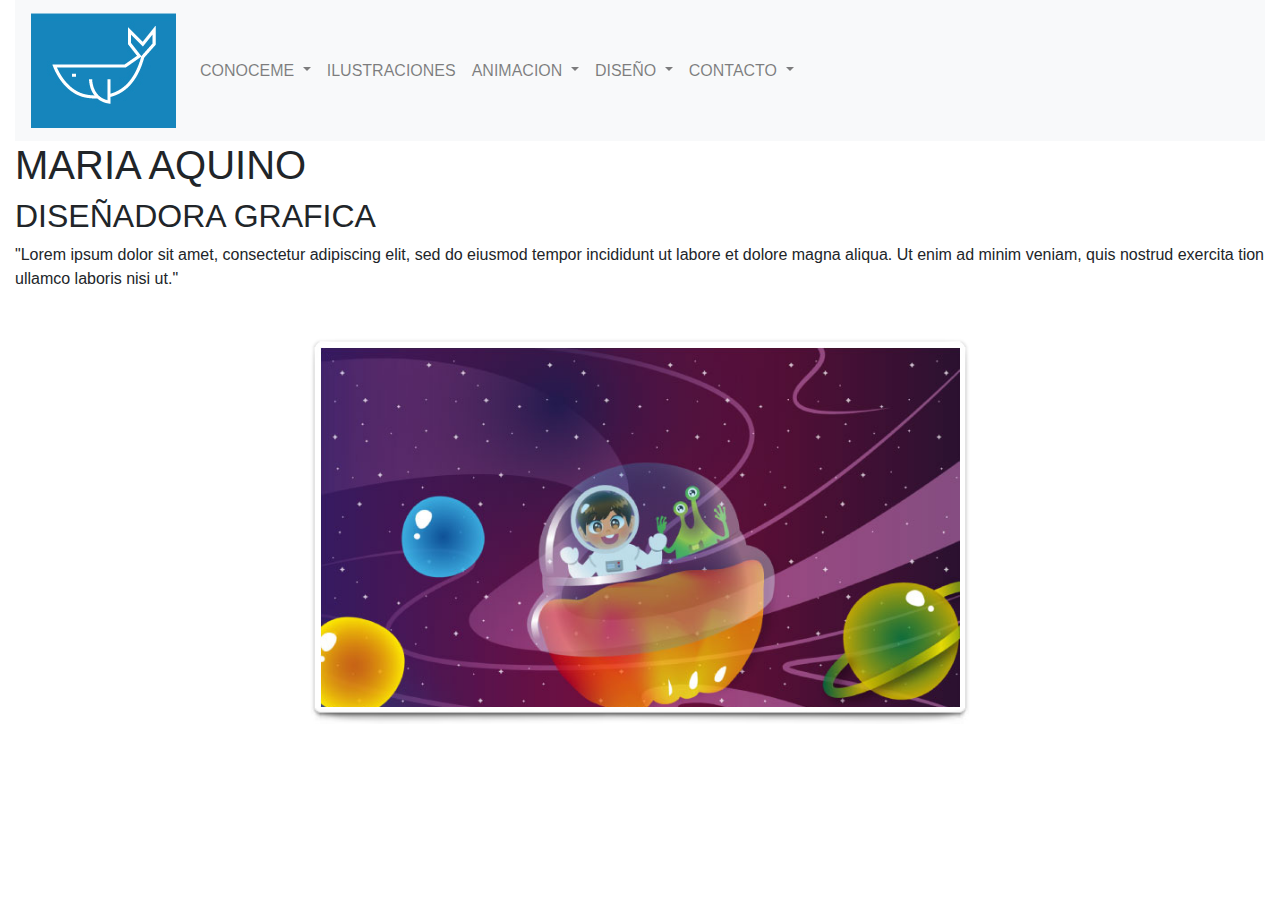
<file: maria_ 2.1.0 - v2/index.html>
<!doctype html>
<html>

<head>
  <meta http-equiv="Content-Type" content="text/html; charset=UTF-8" />
  <meta name="viewport" content="width=device-width, initial-scale=1">
  <link rel="stylesheet" href="https://maxcdn.bootstrapcdn.com/bootstrap/4.0.0/css/bootstrap.min.css" integrity="sha384-Gn5384xqQ1aoWXA+058RXPxPg6fy4IWvTNh0E263XmFcJlSAwiGgFAW/dAiS6JXm" crossorigin="anonymous">
  <!-- <link rel="stylesheet" href="css/cssindex.css"> -->
  <link rel="stylesheet" type="text/css" href="engine1/style.css" />
  <script type="text/javascript" src="engine1/jquery.js"></script>
<!-- End WOWSlider.com HEAD section -->
</head>
<body>
  <div class="container-fluid">
    <nav class="navbar navbar-expand-lg navbar-light bg-light">
      <a class="navbar-brand" href="index.html"><img src="./images/maria-logo.jpg"></a>
      <button class="navbar-toggler" type="button" data-toggle="collapse" data-target="#navbarNavDropdown" aria-controls="navbarNavDropdown" aria-expanded="false" aria-label="Toggle navigation">
        <span class="navbar-toggler-icon"></span>
      </button>
      <div class="collapse navbar-collapse" id="navbarNavDropdown">
        <ul class="navbar-nav">
          <li class="nav-item dropdown">
            <a class="nav-link dropdown-toggle" href="#" id="navbarDropdownMenuLink" data-toggle="dropdown" aria-haspopup="true" aria-expanded="false">
              CONOCEME
            </a>
            <div class="dropdown-menu" aria-labelledby="navbarDropdownMenuLink">
              <a class="dropdown-item" href="conoceme.html">Biografia</a>
              <a class="dropdown-item" href="#">Habilidades</a>
            </div>
          </li>
          <!-- <li class="nav-item active">
            <a class="nav-link" href="#">ILUSTRACIONES <span class="sr-only">(current)</span></a>
          </li> -->
          <li class="nav-item">
            <a class="nav-link" href="ilustraciones.html">
              ILUSTRACIONES
            </a>
          </li>
          <li class="nav-item dropdown">
            <a class="nav-link dropdown-toggle" href="#" id="navbarDropdownMenuLink" data-toggle="dropdown" aria-haspopup="true" aria-expanded="false">
              ANIMACION
            </a>
            <div class="dropdown-menu" aria-labelledby="navbarDropdownMenuLink">
              <a class="dropdown-item" href="#">2D</a>
              <a class="dropdown-item" href="#">3D</a>
            </div>
          </li>
          <li class="nav-item dropdown">
            <a class="nav-link dropdown-toggle" href="#" id="navbarDropdownMenuLink" data-toggle="dropdown" aria-haspopup="true" aria-expanded="false">
              DISEÑO
            </a>
            <div class="dropdown-menu" aria-labelledby="navbarDropdownMenuLink">
              <a class="dropdown-item" href="#">Editorial</a>
              <a class="dropdown-item" href="#">Branding</a>
            </div>
          </li>
          <li class="nav-item dropdown">
            <a class="nav-link dropdown-toggle" href="#" id="navbarDropdownMenuLink" data-toggle="dropdown" aria-haspopup="true" aria-expanded="false">
              CONTACTO
            </a>
            <div class="dropdown-menu" aria-labelledby="navbarDropdownMenuLink">
              <a class="dropdown-item" href="#">Mis Redes</a>
              <a class="dropdown-item" href="#">Mensajeame</a>
            </div>
          </li>
        </ul>
      </div>
    </nav>

    <div class="subheader">
      <h1>MARIA AQUINO</h1>
      <h2>DISEÑADORA GRAFICA</h2>
      <p>"Lorem ipsum dolor sit amet, consectetur adipiscing elit, sed do eiusmod tempor incididunt ut labore et dolore
        magna aliqua. Ut enim ad minim veniam, quis nostrud exercita
        tion ullamco laboris nisi ut."</p>
      <p>&nbsp;</p>
    </div>
      
    <div id="wowslider-container1">
      <div class="ws_images">
        <ul>
          <li><img src="data1/images/slider1.jpg" alt="slider1" title="slider1" id="wows1_0"/></li>
          <li><img src="data1/images/slider2.jpg" alt="slider2" title="slider2" id="wows1_1"/></li>
          <li><img src="data1/images/slider3.jpg" alt="slideshow html code" title="slider3" id="wows1_2"/></a></li>
          <li><img src="data1/images/slider4.jpg" alt="slider4" title="slider4" id="wows1_3"/></li>
        </ul>
      </div>
      <div class="ws_script" style="position:absolute;left:-99%"></div>
      <div class="ws_shadow"></div>
    </div>
  </div>
  <script type="text/javascript" src="engine1/wowslider.js"></script>
  <script type="text/javascript" src="engine1/script.js"></script>
    <!-- End WOWSlider.com BODY section -->
  <script src="https://code.jquery.com/jquery-3.2.1.slim.min.js" integrity="sha384-KJ3o2DKtIkvYIK3UENzmM7KCkRr/rE9/Qpg6aAZGJwFDMVNA/GpGFF93hXpG5KkN" crossorigin="anonymous"></script>
  <script src="https://cdnjs.cloudflare.com/ajax/libs/popper.js/1.12.9/umd/popper.min.js" integrity="sha384-ApNbgh9B+Y1QKtv3Rn7W3mgPxhU9K/ScQsAP7hUibX39j7fakFPskvXusvfa0b4Q" crossorigin="anonymous"></script>
  <script src="https://maxcdn.bootstrapcdn.com/bootstrap/4.0.0/js/bootstrap.min.js" integrity="sha384-JZR6Spejh4U02d8jOt6vLEHfe/JQGiRRSQQxSfFWpi1MquVdAyjUar5+76PVCmYl" crossorigin="anonymous"></script>
</body>
</html>
</file>
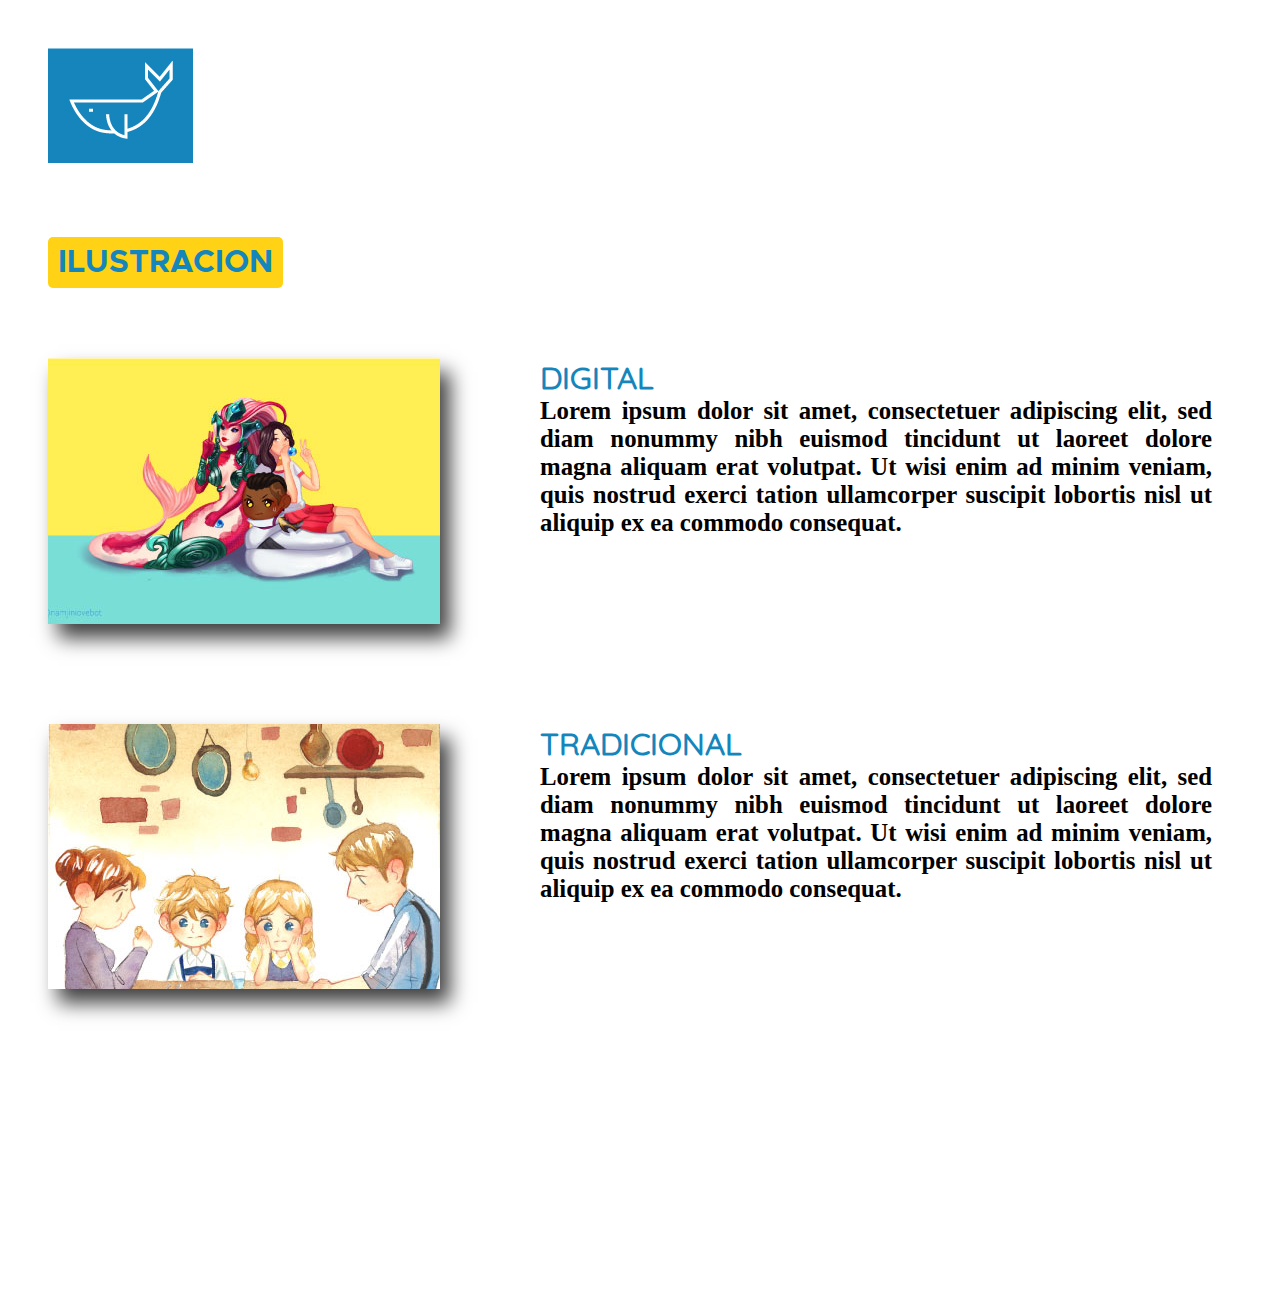
<file: maria_ 2.1.0 - v2/ilustraciones.html>
<!doctype html>
<html>
<head>
<meta http-equiv="Content-Type" content="text/html; charset=UTF-8"/>
<link rel="stylesheet" href="css/cssilustracion.css">
</head>
<body>
          
      <div class="logo">
        <a href="index.html">
          <img src="./images/maria-logo.jpg">
        </a>
      </div>
      <div class ="etiqueta">
        <span>ILUSTRACION</span>
      </div>
      <div class="contentdig">
            <img src="./images/ilustracion1.jpg">
          
            <h3>DIGITAL</h3>
            <p>Lorem ipsum dolor sit amet, consectetuer adipiscing elit, 
                    sed diam nonummy nibh euismod tincidunt ut laoreet dolore magna aliquam erat volutpat. 
                    Ut wisi enim ad minim veniam, quis nostrud exerci tation ullamcorper suscipit lobortis nisl 
                    ut aliquip ex ea commodo consequat.
            </p>
      </div>
 
      <div class="contenttrad">
            <img src="./images/ilustracion2.jpg">
            <h3>TRADICIONAL</h3>
            <p>Lorem ipsum dolor sit amet, consectetuer adipiscing elit, 
                    sed diam nonummy nibh euismod tincidunt ut laoreet dolore magna aliquam erat volutpat. 
                    Ut wisi enim ad minim veniam, quis nostrud exerci tation ullamcorper suscipit lobortis nisl 
                    ut aliquip ex ea commodo consequat.
            </p>
      </div>
  </body>
</html>
</file>
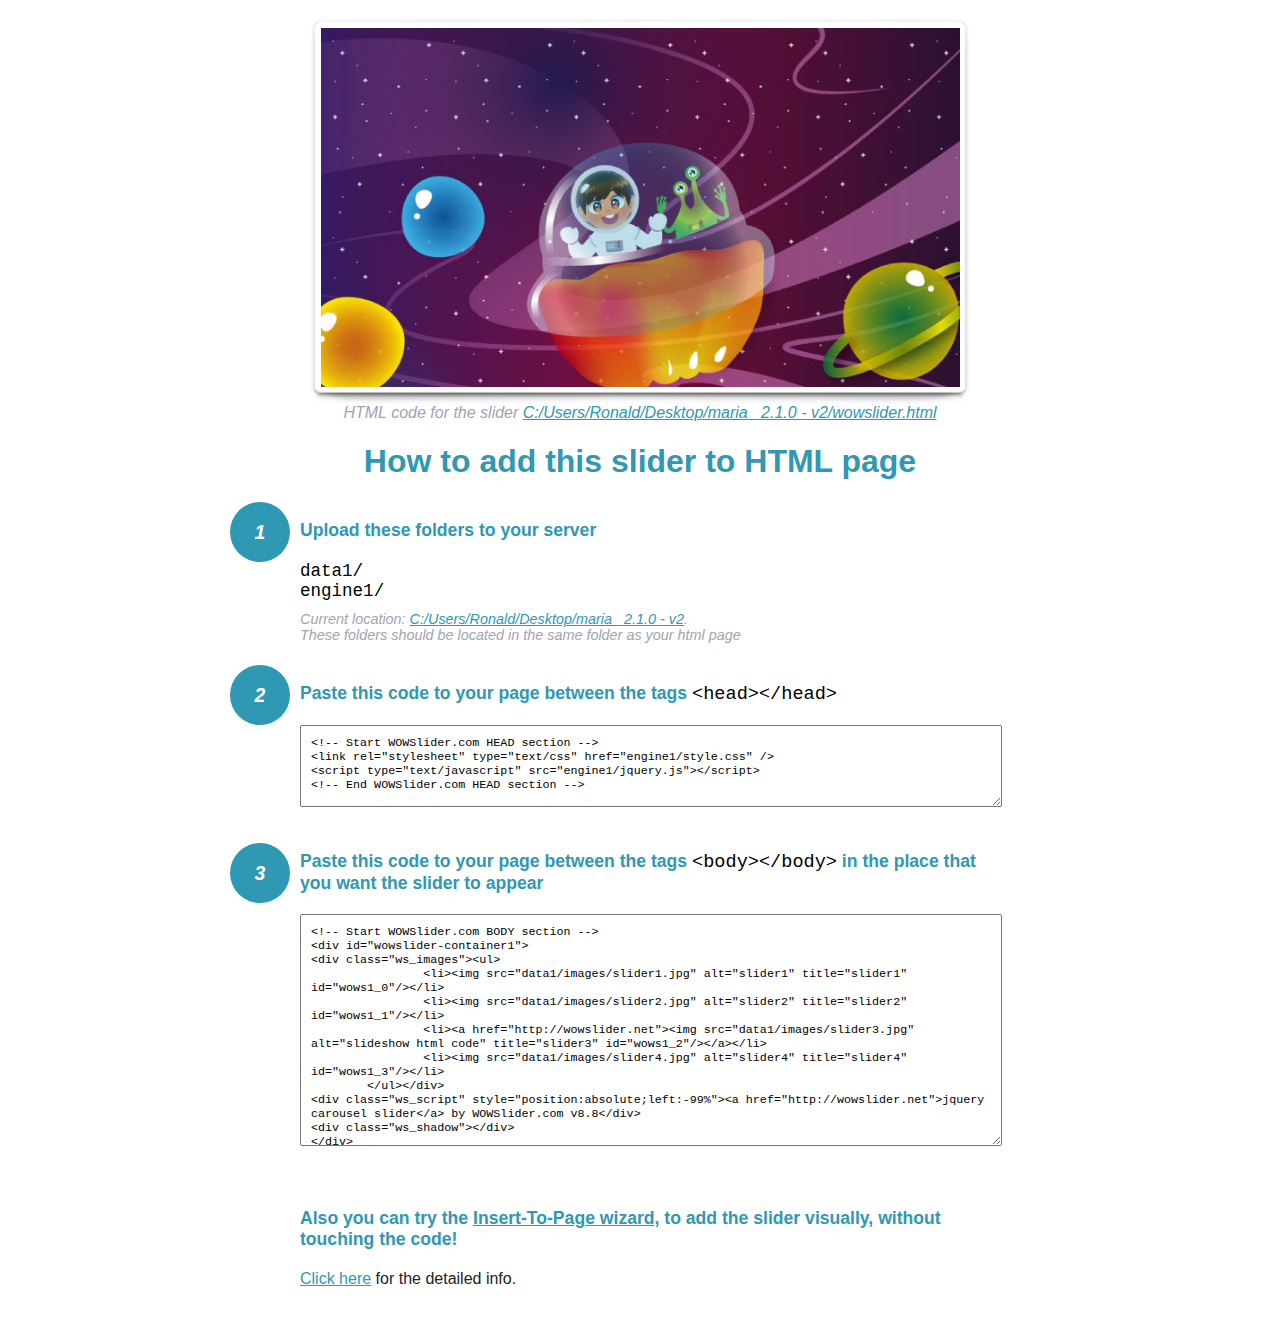
<file: maria_ 2.1.0 - v2/wowslider-howto.html>
<!DOCTYPE html>
<html>
<head>
	<title>WOWSlider</title>
	<meta http-equiv="content-type" content="text/html; charset=utf-8" />
	<meta name="description" content="WOWSlider" />
	
	<!-- Start WOWSlider.com HEAD section --> <!-- add to the <head> of your page -->
	<link rel="stylesheet" type="text/css" href="engine1/style.css" />
	<script type="text/javascript" src="engine1/jquery.js"></script>
	<!-- End WOWSlider.com HEAD section -->


<style>
.instuction {
	font-family: sans-serif, Arial;
	display: block;
	margin: 0 auto;
	max-width: 820px;
	width: 100%;
	padding: 0 70px;
	color: #222;
	-webkit-box-sizing: border-box;
	-moz-box-sizing: border-box;
	box-sizing: border-box;
}
.instuction h1 img {
	max-width: 170px;
	vertical-align: middle;
	margin-bottom: 10px;
}
.instuction h1 {
	color: #2F98B3;
	text-align: center;
}
.instuction h2 {
	position: relative;
	font-size: 1.1em;
	color: #2F98B3;
	margin-bottom: 20px;
	margin-top: 40px;
}
.instuction h2 span.num {
	position: absolute;
	left: -70px;
	top: -18px;
	display: inline-block;
	vertical-align: middle;
	font-style: italic;
	font-size: 1.1em;
	width: 60px;
	height: 60px;
	line-height: 60px;
	text-align: center;
	background: #2F98B3;
	color: #fff;
	border-radius: 50%;
}
.instuction .mono {
	color: #000;
	font-family: monospace;
	font-size: 1.3em;
	font-weight: normal;
}
.instuction li.mono {
	font-size: 1.5em;
}

.instuction ul {
	font-size: 0.9em;
	margin-top: 0;
	padding-left: 0;
	list-style: none;
}
.instuction .note {
	color: #A3A3B2;
	font-style: italic;
	padding-top: 10px;
}
.instuction p.note {
	text-align: center;
	padding-top: 0;
	margin-top: 4px;
}
.instuction textarea {
	font-size: 0.9em;
	min-height: 60px;
	padding: 10px;
	margin: 0;
	overflow: auto;
	max-width: 100%;
	width: 100%;
}
.instuction a,
.instuction a:visited {
	color: #2F98B3;
}
</style>


</head>
<body style="margin:auto">

<br>

<!-- Start WOWSlider.com BODY section --> <!-- add to the <body> of your page -->
<div id="wowslider-container1">
<div class="ws_images"><ul>
		<li><img src="data1/images/slider1.jpg" alt="slider1" title="slider1" id="wows1_0"/></li>
		<li><img src="data1/images/slider2.jpg" alt="slider2" title="slider2" id="wows1_1"/></li>
		<li><a href="http://wowslider.net"><img src="data1/images/slider3.jpg" alt="slideshow html code" title="slider3" id="wows1_2"/></a></li>
		<li><img src="data1/images/slider4.jpg" alt="slider4" title="slider4" id="wows1_3"/></li>
	</ul></div>
<div class="ws_script" style="position:absolute;left:-99%"><a href="http://wowslider.net">jquery carousel slider</a> by WOWSlider.com v8.8</div>
<div class="ws_shadow"></div>
</div>	
<script type="text/javascript" src="engine1/wowslider.js"></script>
<script type="text/javascript" src="engine1/script.js"></script>
<!-- End WOWSlider.com BODY section -->


<div class="instuction">
	<p class="note">HTML code for the slider <a href="file:///C:/Users/Ronald/Desktop/maria_ 2.1.0 - v2/wowslider.html">C:/Users/Ronald/Desktop/maria_ 2.1.0 - v2/wowslider.html</a></p>

	<h1>
		How to add this slider to HTML page
	</h1>

	<h2><span class="num">1</span> Upload these folders to your server</h2>
	<ul>
		<li class="mono">data1/</li>
		<li class="mono">engine1/</li>
		<li class="note">Current location: <a href="file:///C:/Users/Ronald/Desktop/maria_ 2.1.0 - v2">C:/Users/Ronald/Desktop/maria_ 2.1.0 - v2</a>. <br>These folders should be located in the same folder as your html page</li>
	</ul>

	<h2><span class="num">2</span> Paste this code to your page between the tags <span class="mono">&lt;head&gt;&lt;/head&gt;</span></h2>
	<textarea onclick="this.select()">&lt;!-- Start WOWSlider.com HEAD section --&gt;
&lt;link rel=&quot;stylesheet&quot; type=&quot;text/css&quot; href=&quot;engine1/style.css&quot; /&gt;
&lt;script type=&quot;text/javascript&quot; src=&quot;engine1/jquery.js&quot;&gt;&lt;/script&gt;
&lt;!-- End WOWSlider.com HEAD section --&gt;</textarea>


	<h2><span class="num" style="top: -8px;">3</span> Paste this code to your page between the tags <span class="mono">&lt;body&gt;&lt;/body&gt;</span> in the place that you want the slider to appear</h2>
	<textarea onclick="this.select()" rows="15">&lt;!-- Start WOWSlider.com BODY section --&gt;
&lt;div id=&quot;wowslider-container1&quot;&gt;
&lt;div class=&quot;ws_images&quot;&gt;&lt;ul&gt;
		&lt;li&gt;&lt;img src=&quot;data1/images/slider1.jpg&quot; alt=&quot;slider1&quot; title=&quot;slider1&quot; id=&quot;wows1_0&quot;/&gt;&lt;/li&gt;
		&lt;li&gt;&lt;img src=&quot;data1/images/slider2.jpg&quot; alt=&quot;slider2&quot; title=&quot;slider2&quot; id=&quot;wows1_1&quot;/&gt;&lt;/li&gt;
		&lt;li&gt;&lt;a href=&quot;http://wowslider.net&quot;&gt;&lt;img src=&quot;data1/images/slider3.jpg&quot; alt=&quot;slideshow html code&quot; title=&quot;slider3&quot; id=&quot;wows1_2&quot;/&gt;&lt;/a&gt;&lt;/li&gt;
		&lt;li&gt;&lt;img src=&quot;data1/images/slider4.jpg&quot; alt=&quot;slider4&quot; title=&quot;slider4&quot; id=&quot;wows1_3&quot;/&gt;&lt;/li&gt;
	&lt;/ul&gt;&lt;/div&gt;
&lt;div class=&quot;ws_script&quot; style=&quot;position:absolute;left:-99%&quot;&gt;&lt;a href=&quot;http://wowslider.net&quot;&gt;jquery carousel slider&lt;/a&gt; by WOWSlider.com v8.8&lt;/div&gt;
&lt;div class=&quot;ws_shadow&quot;&gt;&lt;/div&gt;
&lt;/div&gt;	
&lt;script type=&quot;text/javascript&quot; src=&quot;engine1/wowslider.js&quot;&gt;&lt;/script&gt;
&lt;script type=&quot;text/javascript&quot; src=&quot;engine1/script.js&quot;&gt;&lt;/script&gt;
&lt;!-- End WOWSlider.com BODY section --&gt;</textarea>

<br><br>
<h2>Also you can try the <a href="http://wowslider.com/help/add-wowslider-to-page-2.html" target="_blank">Insert-To-Page wizard</a>, to add the slider visually, without touching the code!</h2>
<p>
	<a href="http://wowslider.com/help/add-wowslider-to-page-2.html" target="_blank">Click here</a> for the detailed info.
</p>
</div>

<br><br>
</body>
</html>
</file>
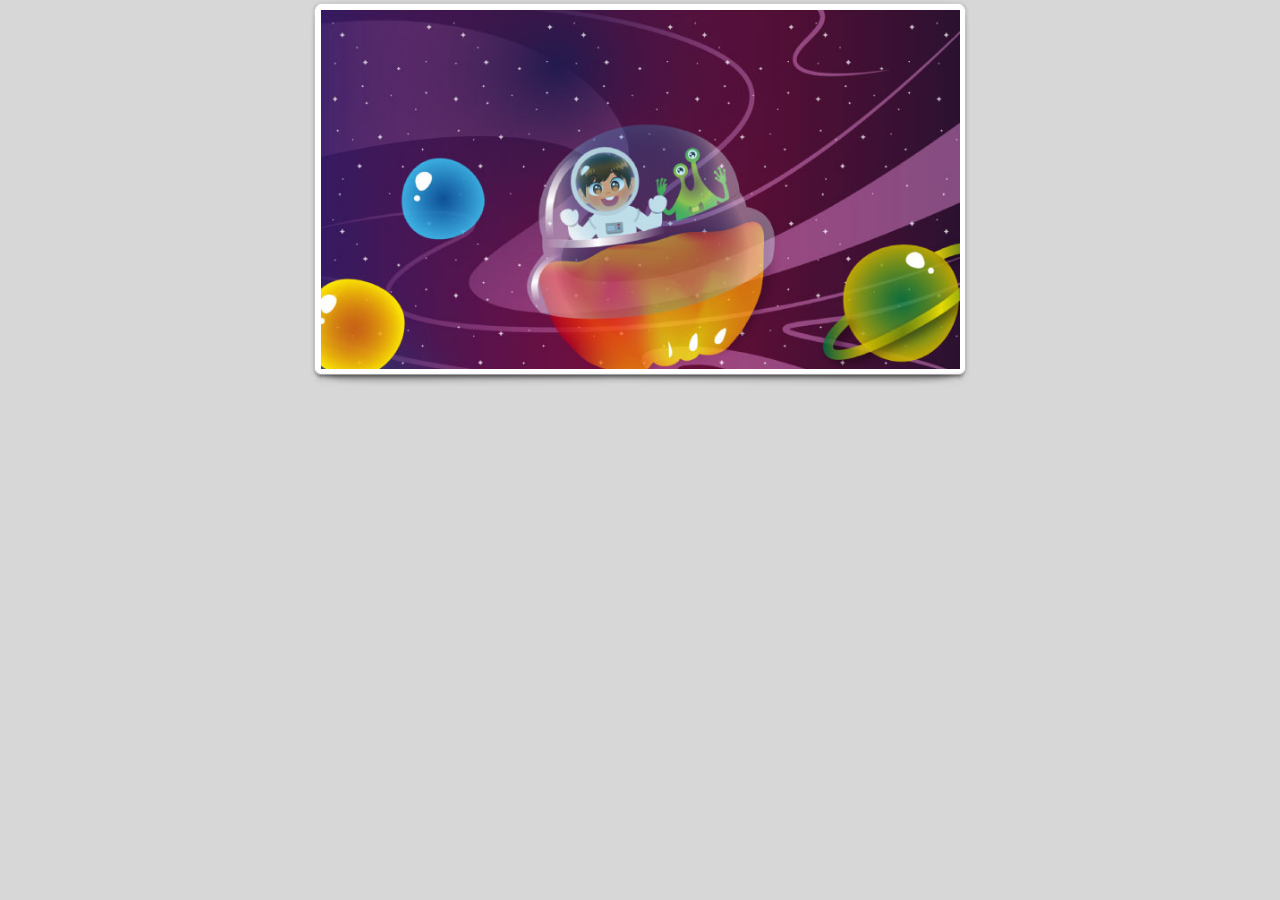
<file: maria_ 2.1.0 - v2/wowslider.html>
<!DOCTYPE html>
<html>
<head>
	<title>Jquery carousel slider</title>
	<meta http-equiv="content-type" content="text/html; charset=utf-8" />
	<meta name="description" content="Made with WOW Slider - Create beautiful, responsive image sliders in a few clicks. Awesome skins and animations. Jquery carousel slider" />
	
	<!-- Start WOWSlider.com HEAD section --> <!-- add to the <head> of your page -->
	<link rel="stylesheet" type="text/css" href="engine1/style.css" />
	<script type="text/javascript" src="engine1/jquery.js"></script>
	<!-- End WOWSlider.com HEAD section -->

</head>
<body style="background-color:#d7d7d7;margin:auto">
	
	<!-- Start WOWSlider.com BODY section --> <!-- add to the <body> of your page -->
	<div id="wowslider-container1">
	<div class="ws_images"><ul>
		<li><img src="data1/images/slider1.jpg" alt="slider1" title="slider1" id="wows1_0"/></li>
		<li><img src="data1/images/slider2.jpg" alt="slider2" title="slider2" id="wows1_1"/></li>
		<li><a href="http://wowslider.net"><img src="data1/images/slider3.jpg" alt="slideshow html code" title="slider3" id="wows1_2"/></a></li>
		<li><img src="data1/images/slider4.jpg" alt="slider4" title="slider4" id="wows1_3"/></li>
	</ul></div>
<div class="ws_script" style="position:absolute;left:-99%"><a href="http://wowslider.net">jquery carousel slider</a> by WOWSlider.com v8.8</div>
	<div class="ws_shadow"></div>
	</div>	
	<script type="text/javascript" src="engine1/wowslider.js"></script>
	<script type="text/javascript" src="engine1/script.js"></script>
	<!-- End WOWSlider.com BODY section -->

</body>
</html>
</file>
<file: maria_ 2.1.0 - v2/css/cssindex.css>
@charset "UTF-8";
/* CSS Document */
@font-face{
   font-family: "Metropolis-Bold";
   src:url(../Fonts/Metropolis-Bold.ttf)
}
@font-face{
   font-family: "Quicksand-Regular";
	src:url(../Fonts/Quicksand-Regular.ttf);
}
@font-face{
   font-family: "Offerings-Regular";
	src:url(../Fonts/Offerings-Regular.ttf);
}

body{
	width: 100%;
	/* height: 1333px; */
	height: 100vh;
	background: white;
  margin: 10px;
}

header{
	height: 150px;
}
.cajalogo {
	width: 28%;
	float: left;
	text-align: left;
}

.subheader{
  font-family: "Offerings-Regular";
  font-weight:bolder;
  text-align: left;
  font-size:14px;
  color: #1585BC;
  padding: 8px 16px;

  }
  
.navbar-light .navbar-nav .nav-link {
  color: #1585BC;
}
.bg-light {
  background-color: white !important;
}
  
    h1{
        font-size: 40px;
        text-align: left;
        color: #1585BC;
        font-family: "Metropolis-Bold";
        padding-top: 10px;
    }
    h2{
        font-size: 25px;
        color: #1585BC;
        text-align: left;
        font-weight: bold;
    }
    p {
        color: black;
      font-family: "Quicksand-Regular";
     
    }
    

  /*css slideshow*/
#slideshow {
    overflow: hidden;
    height: 449px;
    width: 715px;
    margin: auto;
  }
  
  .slide-wrapper {
    width: 5000px;
    -webkit-animation: slide 15s ease infinite;
  }
  
  .slide {
    float: left;
    height: 449px;
    width: 715px;
  }
  
  .slide:nth-child(1) {
    background: #D93B65;
  }
  
  .slide:nth-child(2) {
    background: #037E8C;
  }
  
  .slide:nth-child(3) {
    background: #36BF66;
  }
  
  .slide:nth-child(4) {
    background: #D9D055;
  }
  
  .slide-number {
    color: #000;
    text-align: center;
  }
  
  @-webkit-keyframes slide {
    20% {margin-left: 0px;}
    40% {margin-left: -715px;}
    50% {margin-left: -715px;}
    60% {margin-left: -1430px;}
    70% {margin-left: -1430px;}
    80% {margin-left: -2145px;}
    90% {margin-left: -2145px;}
  
  }
  

  /*CSS PARA MENU DE NAVEGACION*/
  
  /*ESTILOS DE UL*/
/*Strip the ul of padding and list styling*/
ul {
  list-style-type:none;
  margin:0;
  padding:10px;
  /* position: absolute; */
}
/*Create a horizontal list with spacing*/
li {
  /*display:inline-block;*/
  float: right;
  margin-right: 80px;
}
/*Style for menu links*/
li a {
  display:block;
  min-width:140px;
  height: 50px;
  text-align: center;
  font-weight: bold;
  line-height: 50px;
  font-family: "Metropolis";
  color: #1585BC;
  background: #FFD215;
  text-decoration: none;
  border-radius: 10px;
}
/*Hover state for top level links*/
.navbar-light .navbar-nav .nav-link:focus, .navbar-light .navbar-nav .nav-link:hover {
  color:#FFD215;
  background-color:#1585BC;
}
/*Style for dropdown links*/
li:hover ul a {
  background: #1585BC;
  color: white;
  height: 40px;
  line-height: 40px;
}
/*Hover state for dropdown links*/
li:hover ul a:hover {
  background: #1585BC;
  color: #FFD215;
}

/*Hide dropdown links until they are needed*/
li ul {
  display: none;
}
/*Make dropdown links vertical*/
li ul li {
  display: block;
  float: none;
}
/*Prevent text wrapping*/
li ul li a {
  width: auto;
  min-width: 100px; 
  padding: 0 20px;
}
/*Display the dropdown on hover*/
ul li a:hover + .hidden, .hidden:hover {
  display: block;
}
/*Style 'show menu' label button and hide it by default*/
.show-menu {
  font-family: "Helvetica Neue", Helvetica, Arial, sans-serif;
  text-decoration: none;
  color: #fff;
  background: #19c589;
  text-align: center;
  padding: 10px 0;
  display: none;
}
/*Hide checkbox*/
input[type=checkbox]{
  display: none;
}
/*Show menu when invisible checkbox is checked*/
input[type=checkbox]:checked ~ #menu{
  display: block;
} 
/*Responsive Styles*/
@media screen  and (max-width : 991.98px){
  /*Make dropdown links appear inline*/
  ul {
      position: static;
      display: hidden;
  }
  /*Create vertical spacing*/
  li {
      margin-bottom: 1px;
  }
  /*Make all menu links full width*/
  ul li, li a {
      width: 100%;
  }
  /*Display 'show menu' link*/
  .show-menu {
      display:block;
  }
.navbar-expand-lg .navbar-nav .nav-link {
  /* padding-right: .5rem; */
  /* padding-left: .5rem; */
  padding: 0.1em;
}

.navbar-nav{
  display: -webkit-box;
  display: -ms-flexbox;
  display: flex;
  left:auto;
  right:0;
  margin-right:-10px;
  -webkit-box-direction: normal;
  -ms-flex-direction: column;
  flex-direction: column;
  padding-left: 0;
  margin-bottom: 0;
  list-style: none;
}
}
.navbar-light .navbar-toggler-icon {
  background-image:url("https://mdbootstrap.com/img/svg/hamburger7.svg?color=1585BC");
}
</file>
<file: maria_ 2.1.0 - v2/engine1/style.css>
/*
 *	generated by WOW Slider 8.8
 *	template Native
 */

#wowslider-container1 { 
	display: table;
	zoom: 1; 
	position: relative;
	width: 100%;
	max-width: 640px;
	max-height:360px;
	margin:9px auto 17px;
	z-index:90;
	text-align:left; /* reset align=center */
	font-size: 10px;
	text-shadow: none; /* fix some user styles */

	/* reset box-sizing (to boostrap friendly) */
	-webkit-box-sizing: content-box;
	-moz-box-sizing: content-box;
	box-sizing: content-box; 
}
* html #wowslider-container1{ width:640px }
#wowslider-container1 .ws_images ul{
	position:relative;
	width: 10000%; 
	height:100%;
	left:0;
	list-style:none;
	margin:0;
	padding:0;
	border-spacing:0;
	overflow: visible;
	/*table-layout:fixed;*/
}
#wowslider-container1 .ws_images ul li{
	position: relative;
	width:1%;
	height:100%;
	line-height:0; /*opera*/
	overflow: hidden;
	float:left;
	/*font-size:0;*/
	padding:0 0 0 0 !important;
	margin:0 0 0 0 !important;
}

#wowslider-container1 .ws_images{
	position: relative;
	left:0;
	top:0;
	height:100%;
	max-height:360px;
	max-width: 640px;
	vertical-align: top;
	border:none;
	overflow: hidden;
}
#wowslider-container1 .ws_images ul a{
	width:100%;
	height:100%;
	max-height:360px;
	display:block;
	color:transparent;
}
#wowslider-container1 img{
	max-width: none !important;
}
#wowslider-container1 .ws_images .ws_list img,
#wowslider-container1 .ws_images > div > img{
	width:100%;
	border:none 0;
	max-width: none;
	padding:0;
	margin:0;
}
#wowslider-container1 .ws_images > div > img {
	max-height:360px;
}

#wowslider-container1 .ws_images iframe {
	position: absolute;
	z-index: -1;
}

#wowslider-container1 .ws-title > div {
	display: inline-block !important;
}

#wowslider-container1 a{ 
	text-decoration: none; 
	outline: none; 
	border: none; 
}

#wowslider-container1  .ws_bullets { 
	float: left;
	position:absolute;
	z-index:70;
}
#wowslider-container1  .ws_bullets div{
	position:relative;
	float:left;
	font-size: 0px;
}
/* compatibility with Joomla styles */
#wowslider-container1  .ws_bullets a {
	line-height: 0;
}

#wowslider-container1  .ws_script{
	display:none;
}
#wowslider-container1 sound, 
#wowslider-container1 object{
	position:absolute;
}

/* prevent some of users reset styles */
#wowslider-container1 .ws_effect {
	position: static;
	width: 100%;
	height: 100%;
}

#wowslider-container1 .ws_photoItem {
	border: 2em solid #fff;
	margin-left: -2em;
	margin-top: -2em;
}
#wowslider-container1 .ws_cube_side {
	background: #A6A5A9;
}


#wowslider-container1.ws_gestures {
	cursor: -webkit-grab;
	cursor: -moz-grab;
	cursor: url("[data-uri]"), move;
}
#wowslider-container1.ws_gestures.ws_grabbing {
	cursor: -webkit-grabbing;
	cursor: -moz-grabbing;
	cursor: url("[data-uri]"), move;
}

/* hide controls when video start play */
#wowslider-container1.ws_video_playing .ws_bullets,
#wowslider-container1.ws_video_playing .ws_fullscreen,
#wowslider-container1.ws_video_playing .ws_next,
#wowslider-container1.ws_video_playing .ws_prev {
	display: none;
}


/* youtube/vimeo buttons */
#wowslider-container1 .ws_video_btn {
	position: absolute;
	display: none;
	cursor: pointer;
	top: 0;
	left: 0;
	width: 100%;
	height: 100%;
	z-index: 55;
}
#wowslider-container1 .ws_video_btn.ws_youtube,
#wowslider-container1 .ws_video_btn.ws_vimeo {
	display: block;
}
#wowslider-container1 .ws_video_btn div {
	position: absolute;
	background-image: url(./playvideo.png);
	background-size: 200%;
	top: 50%;
	left: 50%;
	width: 7em;
	height: 5em;
	margin-left: -3.5em;
	margin-top: -2.5em;
}
#wowslider-container1 .ws_video_btn.ws_youtube div {
	background-position: 0 0;
}
#wowslider-container1 .ws_video_btn.ws_youtube:hover div {
	background-position: 100% 0;
}
#wowslider-container1 .ws_video_btn.ws_vimeo div {
	background-position: 0 100%;
}
#wowslider-container1 .ws_video_btn.ws_vimeo:hover div {
	background-position: 100% 100%;
}

#wowslider-container1 .ws_playpause.ws_hide {
	display: none !important;
}

#wowslider-container1  .ws_bullets { 
	padding: 10px; 
}
#wowslider-container1 .ws_bullets a { 
	width:15px;
	height:15px;
	background: url(./bullet.png) left top;
	float: left; 
	text-indent: -4000px; 
	position:relative;
	margin-left:3px;
	color:transparent;
}
#wowslider-container1 .ws_bullets a:hover{
	background-position: 0 50%;
}
#wowslider-container1 .ws_bullets a.ws_selbull{
	background-position: 0 100%;
}
#wowslider-container1 a.ws_next, #wowslider-container1 a.ws_prev {
	position:absolute;
	top:50%;
	margin-top:-2.2em;
	z-index:60;
	height: 4.5em;
	width: 4.5em;
	background-image: url(./arrows.png);
	background-size: 200%;
}
#wowslider-container1 a.ws_next{
	background-position: 100% 0;
	right:1.1em;
}
#wowslider-container1 a.ws_prev {
	left:1.1em;
	background-position: 0 0; 
}

/*playpause*/
#wowslider-container1 .ws_playpause {
    width: 4.5em;
    height: 4.5em;
    position: absolute;
    top: 50%;
    left: 50%;
    margin-left: -2.2em;
    margin-top: -2.2em;
    z-index: 59;
	background-size: 100%;
}

#wowslider-container1 .ws_pause {
    background-image: url(./pause.png);
}

#wowslider-container1 .ws_play {
    background-image: url(./play.png);
}

#wowslider-container1 .ws_pause:hover, #wowslider-container1 .ws_play:hover {
    background-position: 100% 100% !important;
}/* bottom center */
#wowslider-container1  .ws_bullets {
    bottom: 17px;
	left:50%;
}
#wowslider-container1  .ws_bullets div{
	left:-50%;
}
#wowslider-container1 .ws-title{
	position:absolute;
	display:block;
	font: 1.4em 'Lucida Grande', 'Lucida Sans Unicode', Helvetica, Arial, Verdana, sans-serif;
	bottom: 0;
	left: 0;
	margin: 0.65em;
	color:#333333;
	z-index: 50;
}
#wowslider-container1 .ws-title div,#wowslider-container1 .ws-title span{
	display:inline-block;
	padding:0.8em;
	background:#FFFFFF;
	border-radius:0.25em;
	-moz-border-radius:0.25em;
	-webkit-border-radius:0.25em;
	opacity:0.8;
	filter:progid:DXImageTransform.Microsoft.Alpha(opacity=90);	
}
#wowslider-container1 .ws-title div{
	display:block;
	margin-top:0.5em;
	font-size: 0.857em;
}#wowslider-container1 .ws_images > ul{
	animation: wsBasic 16s infinite;
	-moz-animation: wsBasic 16s infinite;
	-webkit-animation: wsBasic 16s infinite;
}
@keyframes wsBasic{0%{left:-0%} 12.5%{left:-0%} 25%{left:-100%} 37.5%{left:-100%} 50%{left:-200%} 62.5%{left:-200%} 75%{left:-300%} 87.5%{left:-300%} }
@-moz-keyframes wsBasic{0%{left:-0%} 12.5%{left:-0%} 25%{left:-100%} 37.5%{left:-100%} 50%{left:-200%} 62.5%{left:-200%} 75%{left:-300%} 87.5%{left:-300%} }
@-webkit-keyframes wsBasic{0%{left:-0%} 12.5%{left:-0%} 25%{left:-100%} 37.5%{left:-100%} 50%{left:-200%} 62.5%{left:-200%} 75%{left:-300%} 87.5%{left:-300%} }

#wowslider-container1  .ws_shadow{
	background-image: url(./bg.png);
	background-repeat: no-repeat;
	background-size:100%;
	position:absolute;
	z-index: -1;
	left:-1.56%;
	top:-2.5%;
	width:103.12%;
	height:107.22%;
}
* html #wowslider-container1 .ws_shadow{/*ie6*/
	background:none;
	filter:progid:DXImageTransform.Microsoft.AlphaImageLoader( src='engine1/bg.png', sizingMethod='scale');
}
*+html #wowslider-container1 .ws_shadow{/*ie7*/
	background:none;
	filter:progid:DXImageTransform.Microsoft.AlphaImageLoader( src='engine1/bg.png', sizingMethod='scale');
}
#wowslider-container1 .ws_bulframe div div{
	height: auto;
}

@media all and (max-width:760px) {
	#wowslider-container1 .ws_fullscreen {
		display: block;
	}
}
@media all and (max-width:400px){
	#wowslider-container1 .ws_controls,
	#wowslider-container1 .ws_bullets,
	#wowslider-container1 .ws_thumbs{
		display: none
	}
}
</file>
<file: maria_ 2.1.0 - v2/css/cssilustracion.css>
@charset "UTF-8";
/* CSS Document */
@font-face{
   font-family: "Metropolis-Bold";
   src:url(../Fonts/Metropolis-Bold.ttf)
}
@font-face{
   font-family: "Quicksand-Regular";
	src:url(../Fonts/Quicksand-Regular.ttf);
}
@font-face{
   font-family: "Offerings-Regular";
	src:url(../Fonts/Offerings-Regular.ttf);
}

@media (min-width:480px){

}
body{
  height: 1280px;
}


h1{
	font-size: 40px;
	text-align: left;
	color: #1585BC;
	font-family: "Metropolis-Bold";
}
h2{
	font-size: 25px;
	margin: 1px;
	color: #1585BC;
}
.logo{
  padding: 40px;
}

.etiqueta{
  padding: 40px;
}
span{
  padding: 10px;
  text-align: left center!important;
  color: #1486BC;
 background: #FFD215;
  border-radius: 5px;
  font-weight: bold;
  font-family: "Metropolis-Bold";
  font-size:calc(12px + 1.5vw);
}


/*TRADICIONAL*/
.contenttrad {
  width: auto;
  height: auto;
  padding-left: 40px;
  overflow: hidden;
  padding: 40px;
}

.contenttrad img {
  margin: 0 100px 20px 0;
  float: left;
  box-shadow: 10px 14px 19px 0px rgba(0,0,0,0.75) !important;
}

.contenttrad h3,
.contenttrad p{
  margin-left: 15px;
  display: block;
  margin: 0 20px 0 20px;
}
/*DIGITAL*/



.contentdig {
  width: auto;
  height: auto;
  padding-left: 40px;
  overflow: hidden;
  padding: 40px;

}

.contentdig img {
  margin: 0 100px 20px 0;
  float: left;
  box-shadow: 10px 14px 19px 0px rgba(0,0,0,0.75) !important;
}

.contentdig h3,
.contentdig p{
  margin-left: 15px;
  display: block;
  margin: 0 20px 0 20px;
}


p{
  font-family: "Offerings Regular";
  font-size:calc(12px + 1vw);
  text-align: justify !important;
  text-justify: inter-word;
  font-weight: bold;
  color: black;

}

 h3{
  
  font-family: "Quicksand-Regular";
  font-size:calc(12px + 1.5vw);
  text-align: justify !important;
  text-justify: inter-word;
  color: #1486BC;
}
</file>
